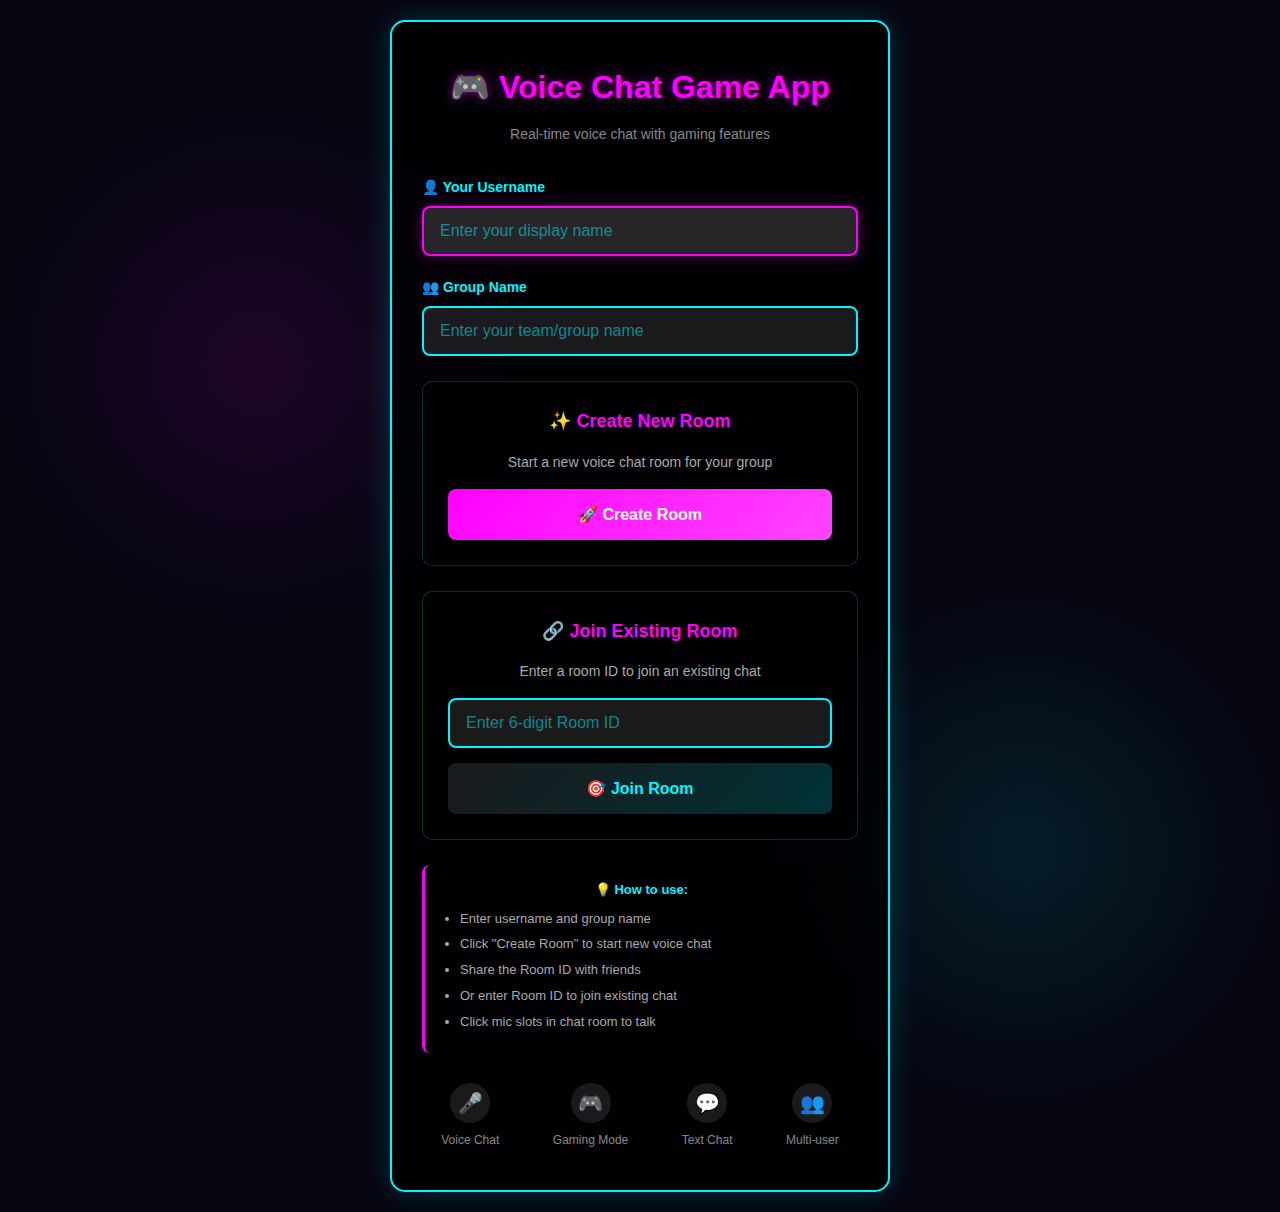
<file: frontend/index.html>
<!DOCTYPE html>
<html>
<head>
    <title>Voice Chat Game App - Lobby</title>
    <meta name="viewport" content="width=device-width, initial-scale=1.0">
    <style>
        :root {
            --primary: #00f5ff;
            --secondary: #ff00ff;
            --bg-dark: #050510;
            --bg-medium: rgba(0,0,0,0.7);
            --bg-light: rgba(255,255,255,0.1);
        }
        
        * { 
            box-sizing: border-box;
            margin: 0;
            padding: 0;
        }
        
        body {
            font-family: -apple-system, BlinkMacSystemFont, 'Segoe UI', Roboto, Oxygen, Ubuntu, sans-serif;
            background: var(--bg-dark);
            color: var(--primary);
            line-height: 1.6;
            min-height: 100vh;
            display: flex;
            justify-content: center;
            align-items: center;
            padding: 20px;
            background-image: 
                radial-gradient(circle at 20% 30%, rgba(255,0,255,0.1) 0%, transparent 20%),
                radial-gradient(circle at 80% 70%, rgba(0,245,255,0.1) 0%, transparent 20%);
        }
        
        .container {
            background: var(--bg-medium);
            border: 2px solid var(--primary);
            border-radius: 15px;
            padding: 40px 30px;
            text-align: center;
            width: 100%;
            max-width: 500px;
            box-shadow: 0 0 30px rgba(0, 245, 255, 0.2);
        }
        
        h1 {
            color: var(--secondary);
            margin-bottom: 10px;
            font-size: 32px;
            text-shadow: 0 0 10px rgba(255,0,255,0.5);
        }
        
        .subtitle {
            color: #888;
            margin-bottom: 30px;
            font-size: 14px;
        }
        
        .input-group {
            margin-bottom: 20px;
            text-align: left;
        }
        
        label {
            display: block;
            margin-bottom: 8px;
            font-weight: 600;
            color: var(--primary);
            font-size: 14px;
        }
        
        input {
            width: 100%;
            padding: 14px 16px;
            border: 2px solid var(--primary);
            border-radius: 8px;
            background: var(--bg-light);
            color: var(--primary);
            font-size: 16px;
            transition: all 0.3s;
        }
        
        input:focus {
            outline: none;
            border-color: var(--secondary);
            background: rgba(255,255,255,0.15);
            box-shadow: 0 0 15px rgba(255,0,255,0.3);
        }
        
        input::placeholder {
            color: rgba(0, 245, 255, 0.5);
        }
        
        .action-section {
            background: rgba(0,0,0,0.4);
            border: 1px solid rgba(0,245,255,0.2);
            border-radius: 10px;
            padding: 25px;
            margin: 25px 0;
        }
        
        .action-section h3 {
            color: var(--secondary);
            margin-bottom: 15px;
            font-size: 18px;
            display: flex;
            align-items: center;
            justify-content: center;
            gap: 10px;
        }
        
        button {
            width: 100%;
            padding: 16px;
            border: none;
            border-radius: 8px;
            background: linear-gradient(135deg, var(--secondary), #ff44ff);
            color: white;
            font-weight: 700;
            font-size: 16px;
            cursor: pointer;
            transition: all 0.3s;
            margin-top: 10px;
            display: flex;
            align-items: center;
            justify-content: center;
            gap: 10px;
        }
        
        button:hover {
            transform: translateY(-2px);
            box-shadow: 0 5px 20px rgba(255,0,255,0.4);
        }
        
        button:active {
            transform: translateY(0);
        }
        
        button.secondary {
            background: linear-gradient(135deg, var(--bg-light), rgba(0,245,255,0.2));
            color: var(--primary);
        }
        
        button.secondary:hover {
            box-shadow: 0 5px 20px rgba(0,245,255,0.3);
        }
        
        .features {
            display: flex;
            justify-content: space-around;
            margin-top: 30px;
            flex-wrap: wrap;
            gap: 15px;
        }
        
        .feature {
            display: flex;
            flex-direction: column;
            align-items: center;
            gap: 8px;
            font-size: 12px;
            color: #888;
        }
        
        .feature-icon {
            width: 40px;
            height: 40px;
            background: var(--bg-light);
            border-radius: 50%;
            display: flex;
            align-items: center;
            justify-content: center;
            font-size: 20px;
        }
        
        .instructions {
            margin-top: 25px;
            padding: 15px;
            background: rgba(0,0,0,0.3);
            border-radius: 8px;
            font-size: 13px;
            color: #aaa;
            border-left: 3px solid var(--secondary);
        }
        
        .instructions h4 {
            color: var(--primary);
            margin-bottom: 8px;
        }
        
        .instructions ul {
            text-align: left;
            padding-left: 20px;
        }
        
        .instructions li {
            margin-bottom: 5px;
        }
        
        /* Animations */
        @keyframes glow {
            0%, 100% { text-shadow: 0 0 5px var(--secondary); }
            50% { text-shadow: 0 0 15px var(--secondary), 0 0 20px var(--secondary); }
        }
        
        .glow-text {
            animation: glow 2s infinite;
        }
        
        /* Responsive */
        @media (max-width: 600px) {
            .container {
                padding: 25px 20px;
            }
            
            h1 {
                font-size: 26px;
            }
            
            .features {
                flex-direction: column;
                align-items: center;
            }
        }
    </style>
</head>
<body>
    <div class="container">
        <h1>🎮 Voice Chat Game App</h1>
        <p class="subtitle">Real-time voice chat with gaming features</p>
        
        <div class="input-group">
            <label for="username">👤 Your Username</label>
            <input type="text" id="username" placeholder="Enter your display name" autocomplete="off">
        </div>
        
        <div class="input-group">
            <label for="groupname">👥 Group Name</label>
            <input type="text" id="groupname" placeholder="Enter your team/group name" autocomplete="off">
        </div>
        
        <!-- Create Room Section -->
        <div class="action-section">
            <h3>✨ Create New Room</h3>
            <p style="color: #aaa; margin-bottom: 15px; font-size: 14px;">Start a new voice chat room for your group</p>
            <button id="create-btn">
                <span>🚀 Create Room</span>
            </button>
            <div id="room-info" style="display: none; margin-top: 15px; padding: 10px; background: rgba(0,255,0,0.1); border-radius: 5px; border: 1px solid #00ff00;">
                <p style="margin: 5px 0; font-size: 14px;">Room created! ID: <span id="generated-room-id"></span></p>
                <p style="margin: 5px 0; font-size: 12px; color: #aaa;">Share this ID with your friends</p>
            </div>
        </div>
        
        <!-- Join Room Section -->
        <div class="action-section">
            <h3>🔗 Join Existing Room</h3>
            <p style="color: #aaa; margin-bottom: 15px; font-size: 14px;">Enter a room ID to join an existing chat</p>
            <div class="input-group" style="margin-bottom: 15px;">
                <input type="number" id="roomid" placeholder="Enter 6-digit Room ID" min="100000" max="999999">
            </div>
            <button id="join-btn" class="secondary">
                <span>🎯 Join Room</span>
            </button>
        </div>
        
        <!-- Instructions -->
        <div class="instructions">
            <h4>💡 How to use:</h4>
            <ul>
                <li>Enter username and group name</li>
                <li>Click "Create Room" to start new voice chat</li>
                <li>Share the Room ID with friends</li>
                <li>Or enter Room ID to join existing chat</li>
                <li>Click mic slots in chat room to talk</li>
            </ul>
        </div>
        
        <!-- Features -->
        <div class="features">
            <div class="feature">
                <div class="feature-icon">🎤</div>
                <span>Voice Chat</span>
            </div>
            <div class="feature">
                <div class="feature-icon">🎮</div>
                <span>Gaming Mode</span>
            </div>
            <div class="feature">
                <div class="feature-icon">💬</div>
                <span>Text Chat</span>
            </div>
            <div class="feature">
                <div class="feature-icon">👥</div>
                <span>Multi-user</span>
            </div>
        </div>
    </div>

    <script>
        document.addEventListener('DOMContentLoaded', function() {
            // Focus on username field
            document.getElementById('username').focus();
            
            // Load saved username if exists
            const savedUser = localStorage.getItem('chat_username');
            const savedGroup = localStorage.getItem('chat_groupname');
            
            if (savedUser) {
                document.getElementById('username').value = savedUser;
            }
            if (savedGroup) {
                document.getElementById('groupname').value = savedGroup;
            }
            
            // Create Room Button
            document.getElementById('create-btn').addEventListener('click', function() {
                const user = document.getElementById('username').value.trim();
                const group = document.getElementById('groupname').value.trim();
                
                if (!user) {
                    alert('❌ Please enter your username');
                    document.getElementById('username').focus();
                    return;
                }
                
                if (!group) {
                    alert('❌ Please enter a group name');
                    document.getElementById('groupname').focus();
                    return;
                }
                
                // Save to localStorage
                localStorage.setItem('chat_username', user);
                localStorage.setItem('chat_groupname', group);
                
                // Generate random 6-digit UID
                const room_id = Math.floor(Math.random() * 900000 + 100000);
                
                // Show room info
                document.getElementById('room-info').style.display = 'block';
                document.getElementById('generated-room-id').textContent = room_id;
                
                // Auto-redirect after 2 seconds
                setTimeout(() => {
                    window.location.href = `chat.html?room=${room_id}&user=${encodeURIComponent(user)}&group=${encodeURIComponent(group)}`;
                }, 2000);
                
                // Change button text
                this.innerHTML = '<span>🎉 Redirecting...</span>';
                this.disabled = true;
            });
            
            // Join Room Button
            document.getElementById('join-btn').addEventListener('click', function() {
                const user = document.getElementById('username').value.trim();
                const room_id = document.getElementById('roomid').value.trim();
                const group = document.getElementById('groupname').value.trim() || 'ChatGroup';
                
                if (!user) {
                    alert('❌ Please enter your username');
                    document.getElementById('username').focus();
                    return;
                }
                
                if (!room_id) {
                    alert('❌ Please enter a Room ID');
                    document.getElementById('roomid').focus();
                    return;
                }
                
                // Validate room ID is 6 digits
                if (room_id.length !== 6 || isNaN(room_id) || parseInt(room_id) < 100000) {
                    alert('❌ Please enter a valid 6-digit Room ID');
                    document.getElementById('roomid').focus();
                    document.getElementById('roomid').select();
                    return;
                }
                
                // Save to localStorage
                localStorage.setItem('chat_username', user);
                if (group) {
                    localStorage.setItem('chat_groupname', group);
                }
                
                // Redirect to chat room
                window.location.href = `chat.html?room=${room_id}&user=${encodeURIComponent(user)}&group=${encodeURIComponent(group)}`;
            });
            
            // Allow Enter key to submit
            document.getElementById('username').addEventListener('keypress', function(e) {
                if (e.key === 'Enter') {
                    document.getElementById('groupname').focus();
                }
            });
            
            document.getElementById('groupname').addEventListener('keypress', function(e) {
                if (e.key === 'Enter') {
                    document.getElementById('create-btn').click();
                }
            });
            
            document.getElementById('roomid').addEventListener('keypress', function(e) {
                if (e.key === 'Enter') {
                    document.getElementById('join-btn').click();
                }
            });
            
            // Check for room ID in URL (for quick joining)
            const urlParams = new URLSearchParams(window.location.search);
            const joinRoomId = urlParams.get('join');
            if (joinRoomId && joinRoomId.length === 6 && !isNaN(joinRoomId)) {
                document.getElementById('roomid').value = joinRoomId;
                document.getElementById('username').focus();
                
                // Show notification
                setTimeout(() => {
                    alert(`📨 You've been invited to join Room ${joinRoomId}! Enter your name and click "Join Room".`);
                }, 500);
            }
        });
    </script>
</body>
</html>
</file>
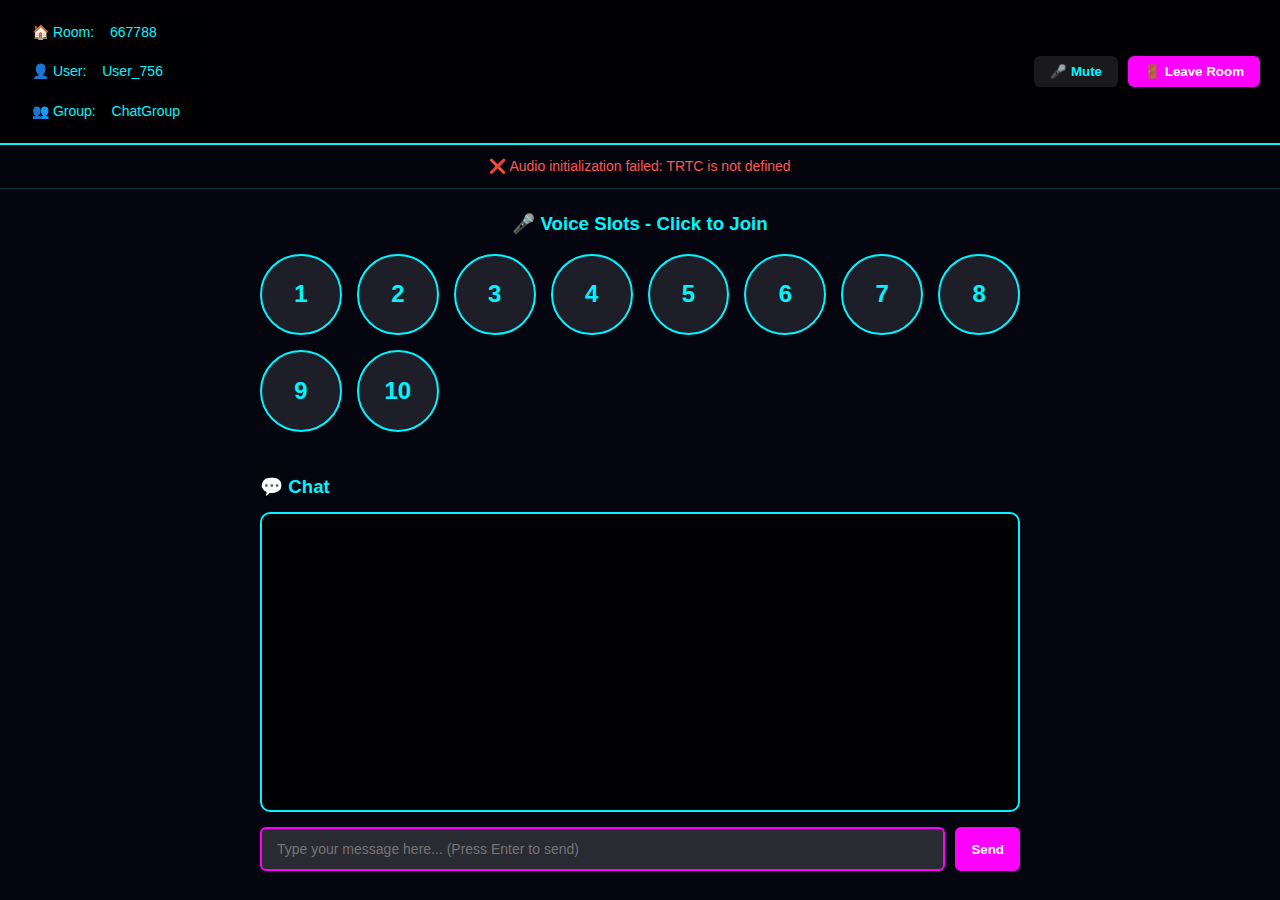
<file: frontend/chat.html>
<!DOCTYPE html>
<html>
<head>
    <title>Voice Chat Room - TRTC</title>
    <meta name="viewport" content="width=device-width, initial-scale=1.0">
    <style>
        :root {
            --primary: #00f5ff;
            --secondary: #ff00ff;
            --bg-dark: #050510;
            --bg-medium: rgba(0,0,0,0.7);
            --bg-light: rgba(255,255,255,0.1);
        }
        
        * { 
            box-sizing: border-box;
            margin: 0;
            padding: 0;
        }
        
        body {
            font-family: -apple-system, BlinkMacSystemFont, 'Segoe UI', Roboto, Oxygen, Ubuntu, sans-serif;
            background: var(--bg-dark);
            color: var(--primary);
            line-height: 1.6;
            min-height: 100vh;
            display: flex;
            flex-direction: column;
        }
        
        /* Header */
        .header {
            background: var(--bg-medium);
            padding: 15px 20px;
            border-bottom: 2px solid var(--primary);
            display: flex;
            justify-content: space-between;
            align-items: center;
            flex-wrap: wrap;
            gap: 10px;
        }
        
        .room-info {
            display: flex;
            flex-direction: column;
            gap: 5px;
        }
        
        .room-info span {
            background: rgba(0,0,0,0.4);
            padding: 6px 12px;
            border-radius: 6px;
            font-size: 14px;
            font-weight: 500;
        }
        
        .controls {
            display: flex;
            gap: 10px;
        }
        
        button {
            padding: 8px 16px;
            border: none;
            border-radius: 6px;
            background: var(--secondary);
            color: white;
            font-weight: 600;
            cursor: pointer;
            transition: all 0.3s;
            white-space: nowrap;
        }
        
        button:hover {
            background: #ff44ff;
            transform: translateY(-1px);
        }
        
        button:active {
            transform: translateY(0);
        }
        
        button.secondary {
            background: var(--bg-light);
            color: var(--primary);
        }
        
        /* Status Bar */
        .status-bar {
            text-align: center;
            padding: 10px;
            background: rgba(0,0,0,0.3);
            font-size: 14px;
            border-bottom: 1px solid rgba(0, 245, 255, 0.2);
        }
        
        .status-bar.connected {
            color: #00ff00;
        }
        
        .status-bar.error {
            color: #ff5555;
        }
        
        /* Mic Grid */
        .mic-section {
            padding: 20px;
            max-width: 800px;
            margin: 0 auto;
            width: 100%;
        }
        
        .mic-grid {
            display: grid;
            grid-template-columns: repeat(auto-fill, minmax(80px, 1fr));
            gap: 15px;
            margin-top: 15px;
        }
        
        .mic-slot {
            aspect-ratio: 1/1;
            border-radius: 50%;
            border: 2px solid var(--primary);
            background: var(--bg-light);
            display: flex;
            flex-direction: column;
            align-items: center;
            justify-content: center;
            cursor: pointer;
            transition: all 0.3s;
            position: relative;
            overflow: hidden;
        }
        
        .mic-slot:hover {
            transform: scale(1.05);
            border-color: var(--secondary);
        }
        
        .mic-slot.active {
            background: linear-gradient(135deg, rgba(255,0,255,0.3), rgba(0,245,255,0.3));
            border-color: var(--secondary);
            box-shadow: 0 0 15px rgba(255,0,255,0.5);
        }
        
        .mic-slot.occupied {
            background: linear-gradient(135deg, rgba(0,255,0,0.2), rgba(0,200,255,0.2));
            border-color: #00ff00;
        }
        
        .mic-number {
            font-size: 24px;
            font-weight: bold;
        }
        
        .mic-user {
            font-size: 11px;
            position: absolute;
            bottom: 5px;
            left: 0;
            right: 0;
            text-align: center;
            overflow: hidden;
            text-overflow: ellipsis;
            white-space: nowrap;
            padding: 0 5px;
        }
        
        .mic-indicator {
            width: 10px;
            height: 10px;
            border-radius: 50%;
            background: #ff5555;
            position: absolute;
            top: 8px;
            right: 8px;
            opacity: 0;
            transition: opacity 0.3s;
        }
        
        .mic-slot.speaking .mic-indicator {
            opacity: 1;
            background: #00ff00;
            box-shadow: 0 0 10px #00ff00;
            animation: pulse 1s infinite;
        }
        
        @keyframes pulse {
            0%, 100% { transform: scale(1); }
            50% { transform: scale(1.3); }
        }
        
        /* Chat Section */
        .chat-section {
            flex: 1;
            display: flex;
            flex-direction: column;
            padding: 20px;
            max-width: 800px;
            margin: 0 auto;
            width: 100%;
        }
        
        .chat-container {
            flex: 1;
            background: var(--bg-medium);
            border: 2px solid var(--primary);
            border-radius: 10px;
            padding: 15px;
            margin-bottom: 15px;
            overflow-y: auto;
            min-height: 200px;
            max-height: 300px;
        }
        
        .message {
            margin-bottom: 10px;
            padding: 8px 12px;
            border-radius: 6px;
            background: rgba(255,255,255,0.05);
        }
        
        .message.system {
            background: rgba(255,0,255,0.1);
            font-style: italic;
            color: var(--secondary);
        }
        
        .message .sender {
            font-weight: bold;
            color: var(--secondary);
            margin-right: 8px;
        }
        
        .message .time {
            font-size: 11px;
            color: #888;
            float: right;
        }
        
        .chat-input {
            display: flex;
            gap: 10px;
        }
        
        .chat-input input {
            flex: 1;
            padding: 12px 15px;
            border: 2px solid var(--primary);
            border-radius: 6px;
            background: var(--bg-light);
            color: var(--primary);
            font-size: 14px;
        }
        
        .chat-input input:focus {
            outline: none;
            border-color: var(--secondary);
            background: rgba(255,255,255,0.15);
        }
        
        /* Audio Container (hidden) */
        .audio-container {
            display: none;
        }
        
        /* Responsive */
        @media (max-width: 600px) {
            .header {
                flex-direction: column;
                align-items: stretch;
                text-align: center;
            }
            
            .room-info {
                flex-direction: row;
                justify-content: center;
                flex-wrap: wrap;
            }
            
            .controls {
                justify-content: center;
            }
            
            .mic-grid {
                grid-template-columns: repeat(auto-fill, minmax(70px, 1fr));
                gap: 10px;
            }
        }
    </style>
</head>
<body>
    <!-- Header -->
    <div class="header">
        <div class="room-info">
            <span>🏠 Room: <span id="room-id">---</span></span>
            <span>👤 User: <span id="user-name">---</span></span>
            <span>👥 Group: <span id="group-name">---</span></span>
        </div>
        <div class="controls">
            <button id="toggle-mic-btn" class="secondary">🎤 Mute</button>
            <button id="leave-btn">🚪 Leave Room</button>
        </div>
    </div>
    
    <!-- Status -->
    <div class="status-bar" id="status">
        Connecting to voice server...
    </div>
    
    <!-- Mic Slots -->
    <div class="mic-section">
        <h3 style="text-align: center; margin-bottom: 10px;">🎤 Voice Slots - Click to Join</h3>
        <div class="mic-grid" id="mic-container">
            <!-- Mic slots will be generated by JavaScript -->
        </div>
    </div>
    
    <!-- Chat -->
    <div class="chat-section">
        <h3 style="margin-bottom: 10px;">💬 Chat</h3>
        <div class="chat-container" id="chat-container">
            <!-- Messages will appear here -->
        </div>
        <div class="chat-input">
            <input type="text" id="message-input" placeholder="Type your message here... (Press Enter to send)" autocomplete="off">
            <button id="send-btn">Send</button>
        </div>
    </div>
    
    <!-- Hidden audio container for TRTC -->
    <div class="audio-container" id="audio-container"></div>

    <!-- Libraries -->
    <script src="https://cdn.socket.io/4.6.1/socket.io.min.js"></script>
    <!-- Tencent TRTC SDK -->
    <script src="https://web.sdk.qcloud.com/trtc/webrtc/latest/trtc.js"></script>
    
    <!-- Main Application Script -->
    <script>
    // ========== CONFIGURATION ==========
    // Get these from your Tencent Cloud Console
    const TRTC_CONFIG = {
        SDKAppID: 0, // REPLACE with your actual SDKAppID
        // In production, generate UserSig on your backend server
    };
    
    // Get URL parameters
    const params = new URLSearchParams(window.location.search);
    const ROOM_ID = parseInt(params.get("room") || Math.floor(Math.random() * 900000 + 100000));
    const USER_NAME = params.get("user") || "User_" + Math.floor(Math.random() * 1000);
    const GROUP_NAME = params.get("group") || "ChatGroup";
    
    // Update UI
    document.getElementById('room-id').textContent = ROOM_ID;
    document.getElementById('user-name').textContent = USER_NAME;
    document.getElementById('group-name').textContent = GROUP_NAME;
    
    // ========== GLOBAL VARIABLES ==========
    let trtcClient = null;
    let localStream = null;
    let currentMicSlot = null;
    let isMicMuted = false;
    let remoteUsers = new Map(); // userId -> {audioElement, slot, userName}
    let socket = null;
    
    // ========== TRTC INITIALIZATION ==========
    async function initTRTC() {
        try {
            updateStatus('Initializing audio system...', 'info');
            
            // For demo purposes - in production, get UserSig from your backend
            const userId = `user_${Date.now()}_${Math.random().toString(36).substr(2, 9)}`;
            const userSig = await generateTestUserSig(userId); // This is for testing only
            
            // Create TRTC client
            trtcClient = TRTC.createClient({
                mode: 'rtc',
                sdkAppId: TRTC_CONFIG.SDKAppID,
                userId: userId,
                userSig: userSig,
                useStringRoomId: false
            });
            
            // Setup event listeners
            setupTRTCEvents();
            
            // Join the room
            await trtcClient.join({ roomId: ROOM_ID });
            updateStatus(`✅ Connected to voice room ${ROOM_ID}`, 'success');
            
            // Initialize local audio stream
            localStream = TRTC.createStream({
                userId: userId,
                audio: true,
                video: false
            });
            
            await localStream.initialize();
            
            // For testing: play local audio (muted)
            const localAudioDiv = document.createElement('div');
            localAudioDiv.id = 'local-audio';
            document.getElementById('audio-container').appendChild(localAudioDiv);
            await localStream.play('local-audio');
            
            // Mute local audio playback (users don't need to hear themselves)
            const localAudioElement = document.querySelector('#local-audio audio');
            if (localAudioElement) {
                localAudioElement.volume = 0; // Mute self-audio
            }
            
            // Publish stream to room
            await trtcClient.publish(localStream);
            updateStatus('🎤 Microphone ready! Click a slot to join voice chat', 'success');
            
            console.log('✅ TRTC initialized successfully');
            
            // Initialize mic slots UI
            initMicSlots();
            
            // Connect to signaling server for chat
            connectToSignalingServer();
            
        } catch (error) {
            console.error('❌ TRTC initialization failed:', error);
            updateStatus(`❌ Audio initialization failed: ${error.message}`, 'error');
            
            // Fallback: still initialize UI and chat
            initMicSlots();
            connectToSignalingServer();
            updateStatus('💬 Text chat only mode (voice not available)', 'warning');
        }
    }
    
    // ========== TRTC EVENT HANDLERS ==========
    function setupTRTCEvents() {
        // When remote user publishes stream
        trtcClient.on('stream-added', async (event) => {
            const remoteStream = event.stream;
            const userId = remoteStream.getUserId();
            console.log(`🎧 Remote stream added: ${userId}`);
            
            try {
                await trtcClient.subscribe(remoteStream);
            } catch (error) {
                console.error('Error subscribing to stream:', error);
            }
        });
        
        // When remote stream is available to play
        trtcClient.on('stream-subscribed', async (event) => {
            const remoteStream = event.stream;
            const userId = remoteStream.getUserId();
            console.log(`🔊 Remote stream subscribed: ${userId}`);
            
            // Create audio element for this user
            const audioId = `remote-audio-${userId}`;
            const audioContainer = document.getElementById('audio-container');
            
            let audioElement = document.getElementById(audioId);
            if (!audioElement) {
                audioElement = document.createElement('div');
                audioElement.id = audioId;
                audioContainer.appendChild(audioElement);
            }
            
            // Play the audio stream
            try {
                await remoteStream.play(audioId);
                
                // Store reference
                remoteUsers.set(userId, {
                    audioElement: audioElement,
                    stream: remoteStream,
                    slot: null,
                    userName: `User_${userId.slice(-4)}`
                });
                
                // Try to find which slot this user is in
                if (socket) {
                    socket.emit('get_user_slot', { userId, roomId: ROOM_ID });
                }
                
            } catch (error) {
                console.error('Error playing remote stream:', error);
            }
        });
        
        // When remote user leaves or stops publishing
        trtcClient.on('stream-removed', (event) => {
            const userId = event.stream.getUserId();
            console.log(`👋 Remote stream removed: ${userId}`);
            
            const userData = remoteUsers.get(userId);
            if (userData) {
                // Stop the stream
                userData.stream.stop();
                
                // Remove audio element
                if (userData.audioElement && userData.audioElement.parentNode) {
                    userData.audioElement.parentNode.removeChild(userData.audioElement);
                }
                
                // Clear slot if assigned
                if (userData.slot) {
                    clearMicSlot(userData.slot);
                }
                
                remoteUsers.delete(userId);
            }
        });
        
        // When remote user starts speaking
        trtcClient.on('audio-volume', (event) => {
            event.result.forEach(({ userId, audioVolume }) => {
                if (audioVolume > 10) { // Volume threshold
                    const userData = remoteUsers.get(userId);
                    if (userData && userData.slot) {
                        const slotElement = document.querySelector(`.mic-slot[data-slot="${userData.slot}"]`);
                        if (slotElement) {
                            slotElement.classList.add('speaking');
                            
                            // Remove speaking indicator after a delay
                            clearTimeout(slotElement._speakingTimeout);
                            slotElement._speakingTimeout = setTimeout(() => {
                                slotElement.classList.remove('speaking');
                            }, 500);
                        }
                    }
                }
            });
        });
        
        // Connection state changes
        trtcClient.on('connection-state-changed', (event) => {
            console.log('📡 Connection state:', event.state);
        });
        
        // Error handling
        trtcClient.on('error', (error) => {
            console.error('TRTC error:', error);
            updateStatus(`Audio error: ${error.message}`, 'error');
        });
    }
    
    // ========== MIC SLOT MANAGEMENT ==========
    function initMicSlots() {
        const micContainer = document.getElementById('mic-container');
        micContainer.innerHTML = '';
        
        for (let i = 1; i <= 10; i++) {
            const slotElement = document.createElement('div');
            slotElement.className = 'mic-slot';
            slotElement.dataset.slot = i;
            slotElement.innerHTML = `
                <div class="mic-number">${i}</div>
                <div class="mic-user" id="slot-user-${i}"></div>
                <div class="mic-indicator"></div>
            `;
            
            slotElement.addEventListener('click', () => joinMicSlot(i));
            micContainer.appendChild(slotElement);
        }
    }
    
    async function joinMicSlot(slot) {
        if (currentMicSlot === slot) {
            // Already in this slot - toggle mute
            toggleMicrophone();
            return;
        }
        
        // Leave current slot if any
        if (currentMicSlot) {
            leaveMicSlot();
        }
        
        // Request microphone if not already available
        if (!localStream) {
            try {
                // Try to reinitialize audio
                updateStatus('Requesting microphone access...', 'info');
                
                // Create a new stream
                const userId = `user_${Date.now()}`;
                localStream = TRTC.createStream({
                    userId: userId,
                    audio: true,
                    video: false
                });
                
                await localStream.initialize();
                await trtcClient.publish(localStream);
                
            } catch (error) {
                console.error('Failed to get microphone:', error);
                updateStatus('❌ Microphone access denied. Please allow permissions.', 'error');
                return;
            }
        }
        
        // Update UI
        currentMicSlot = slot;
        updateMicSlotUI(slot, USER_NAME, true);
        
        // Notify server
        if (socket) {
            socket.emit('join_mic', {
                roomId: ROOM_ID,
                slot: slot,
                userName: USER_NAME
            });
        }
        
        // Unmute if muted
        if (isMicMuted) {
            toggleMicrophone();
        }
        
        updateStatus(`🎤 You are speaking in slot ${slot}`, 'success');
    }
    
    function leaveMicSlot() {
        if (!currentMicSlot) return;
        
        const slot = currentMicSlot;
        
        // Notify server
        if (socket) {
            socket.emit('leave_mic', {
                roomId: ROOM_ID,
                slot: slot,
                userName: USER_NAME
            });
        }
        
        // Update UI
        clearMicSlot(slot);
        currentMicSlot = null;
        
        updateStatus('Click a slot to join voice chat', 'info');
    }
    
    function updateMicSlotUI(slot, userName, isCurrentUser = false) {
        const slotElement = document.querySelector(`.mic-slot[data-slot="${slot}"]`);
        const userElement = document.getElementById(`slot-user-${slot}`);
        
        if (slotElement && userElement) {
            slotElement.classList.add('occupied');
            if (isCurrentUser) {
                slotElement.classList.add('active');
            }
            userElement.textContent = userName.length > 8 ? userName.substring(0, 8) + '...' : userName;
        }
    }
    
    function clearMicSlot(slot) {
        const slotElement = document.querySelector(`.mic-slot[data-slot="${slot}"]`);
        const userElement = document.getElementById(`slot-user-${slot}`);
        
        if (slotElement && userElement) {
            slotElement.classList.remove('occupied', 'active', 'speaking');
            userElement.textContent = '';
        }
    }
    
    function toggleMicrophone() {
        if (!localStream) return;
        
        isMicMuted = !isMicMuted;
        localStream.muteAudio(isMicMuted);
        
        const toggleBtn = document.getElementById('toggle-mic-btn');
        toggleBtn.textContent = isMicMuted ? '🎤 Unmute' : '🎤 Mute';
        
        if (currentMicSlot) {
            const slotElement = document.querySelector(`.mic-slot[data-slot="${currentMicSlot}"]`);
            if (slotElement) {
                if (isMicMuted) {
                    slotElement.style.opacity = '0.6';
                } else {
                    slotElement.style.opacity = '1';
                }
            }
        }
        
        updateStatus(isMicMuted ? '🔇 Microphone muted' : '🎤 Microphone active', 'info');
    }
    
    // ========== CHAT FUNCTIONS ==========
    function connectToSignalingServer() {
        socket = io();
        
        socket.on('connect', () => {
            console.log('✅ Connected to chat server');
            socket.emit('join_room', {
                roomId: ROOM_ID,
                userName: USER_NAME
            });
        });
        
        socket.on('room_data', (data) => {
            // Load previous messages
            data.messages.forEach(addMessage);
            
            // Update mic slots with existing users
            if (data.micSlots) {
                Object.entries(data.micSlots).forEach(([slot, userName]) => {
                    if (userName !== USER_NAME) {
                        updateMicSlotUI(parseInt(slot), userName, false);
                    }
                });
            }
        });
        
        socket.on('new_message', (data) => {
            addMessage(data);
        });
        
        socket.on('user_joined_mic', (data) => {
            const { slot, userName, userId } = data;
            if (userName !== USER_NAME) {
                updateMicSlotUI(slot, userName, false);
                
                // If we have TRTC user with this userId, update their slot
                for (const [uid, userData] of remoteUsers.entries()) {
                    if (uid === userId || !userData.slot) {
                        userData.slot = slot;
                        break;
                    }
                }
            }
        });
        
        socket.on('user_left_mic', (data) => {
            const { slot } = data;
            clearMicSlot(slot);
        });
        
        socket.on('user_slot_info', (data) => {
            const { userId, slot, userName } = data;
            const userData = remoteUsers.get(userId);
            if (userData) {
                userData.slot = slot;
                userData.userName = userName;
                updateMicSlotUI(slot, userName, false);
            }
        });
        
        socket.on('disconnect', () => {
            console.log('❌ Disconnected from chat server');
            updateStatus('Disconnected from chat server. Reconnecting...', 'warning');
        });
    }
    
    function addMessage(data) {
        const chatContainer = document.getElementById('chat-container');
        const messageDiv = document.createElement('div');
        
        const time = new Date().toLocaleTimeString([], { 
            hour: '2-digit', 
            minute: '2-digit' 
        });
        
        messageDiv.className = `message ${data.user === 'System' ? 'system' : ''}`;
        messageDiv.innerHTML = `
            ${data.user !== 'System' ? `<span class="sender">${data.user}:</span>` : ''}
            ${data.text}
            <span class="time">${time}</span>
        `;
        
        chatContainer.appendChild(messageDiv);
        chatContainer.scrollTop = chatContainer.scrollHeight;
    }
    
    function sendMessage() {
        const input = document.getElementById('message-input');
        const text = input.value.trim();
        
        if (!text || !socket) return;
        
        socket.emit('send_message', {
            roomId: ROOM_ID,
            userName: USER_NAME,
            text: text
        });
        
        input.value = '';
        input.focus();
    }
    
    // ========== UTILITY FUNCTIONS ==========
    function updateStatus(message, type = 'info') {
        const statusBar = document.getElementById('status');
        statusBar.textContent = message;
        statusBar.className = 'status-bar';
        
        if (type === 'success') {
            statusBar.classList.add('connected');
        } else if (type === 'error') {
            statusBar.classList.add('error');
        } else if (type === 'warning') {
            statusBar.style.color = '#ffaa00';
        }
    }
    
    // TEST ONLY - Generate a test UserSig
    // In production, this MUST be done on your backend server
    async function generateTestUserSig(userId) {
        // This is a placeholder - you need to implement proper UserSig generation
        // For testing, you can use Tencent's debug UserSig generator or implement server-side
        console.warn('⚠️ Using test UserSig. For production, generate UserSig on your backend server.');
        
        // For now, return a placeholder (this won't work with real TRTC)
        // You need to set up a backend endpoint that generates proper UserSig
        return 'eJw1zEEKwzAMQNG7dG0LDiS4F3MHH6DYUJoWUgZ39-5A-v9Pv5*Fm9WlMlWOgJ*d7mJ4BKG2lS4r8TDKvnapZic1i*O6zPOMYbZJ2K0HlJIJZSLZRCoZqWbZ3l9f33-v1w8UvzY_';
    }
    
    // ========== EVENT LISTENERS ==========
    document.getElementById('send-btn').addEventListener('click', sendMessage);
    
    document.getElementById('message-input').addEventListener('keypress', (e) => {
        if (e.key === 'Enter') {
            sendMessage();
        }
    });
    
    document.getElementById('toggle-mic-btn').addEventListener('click', toggleMicrophone);
    
    document.getElementById('leave-btn').addEventListener('click', () => {
        // Leave TRTC room
        if (trtcClient) {
            trtcClient.leave().catch(console.error);
        }
        
        // Stop local stream
        if (localStream) {
            localStream.stop();
        }
        
        // Leave chat room
        if (socket) {
            socket.emit('leave_room', {
                roomId: ROOM_ID,
                userName: USER_NAME
            });
        }
        
        // Redirect to lobby
        window.location.href = 'index.html';
    });
    
    // Cleanup on page unload
    window.addEventListener('beforeunload', () => {
        if (trtcClient) {
            trtcClient.leave().catch(() => {});
        }
        if (localStream) {
            localStream.stop();
        }
        if (socket) {
            socket.emit('leave_room', {
                roomId: ROOM_ID,
                userName: USER_NAME
            });
        }
    });
    
    // ========== INITIALIZATION ==========
    // Initialize when page loads
    document.addEventListener('DOMContentLoaded', () => {
        // Focus on message input
        document.getElementById('message-input').focus();
        
        // Initialize TRTC
        initTRTC().catch(console.error);
    });
    </script>
</body>
</html>
</file>
